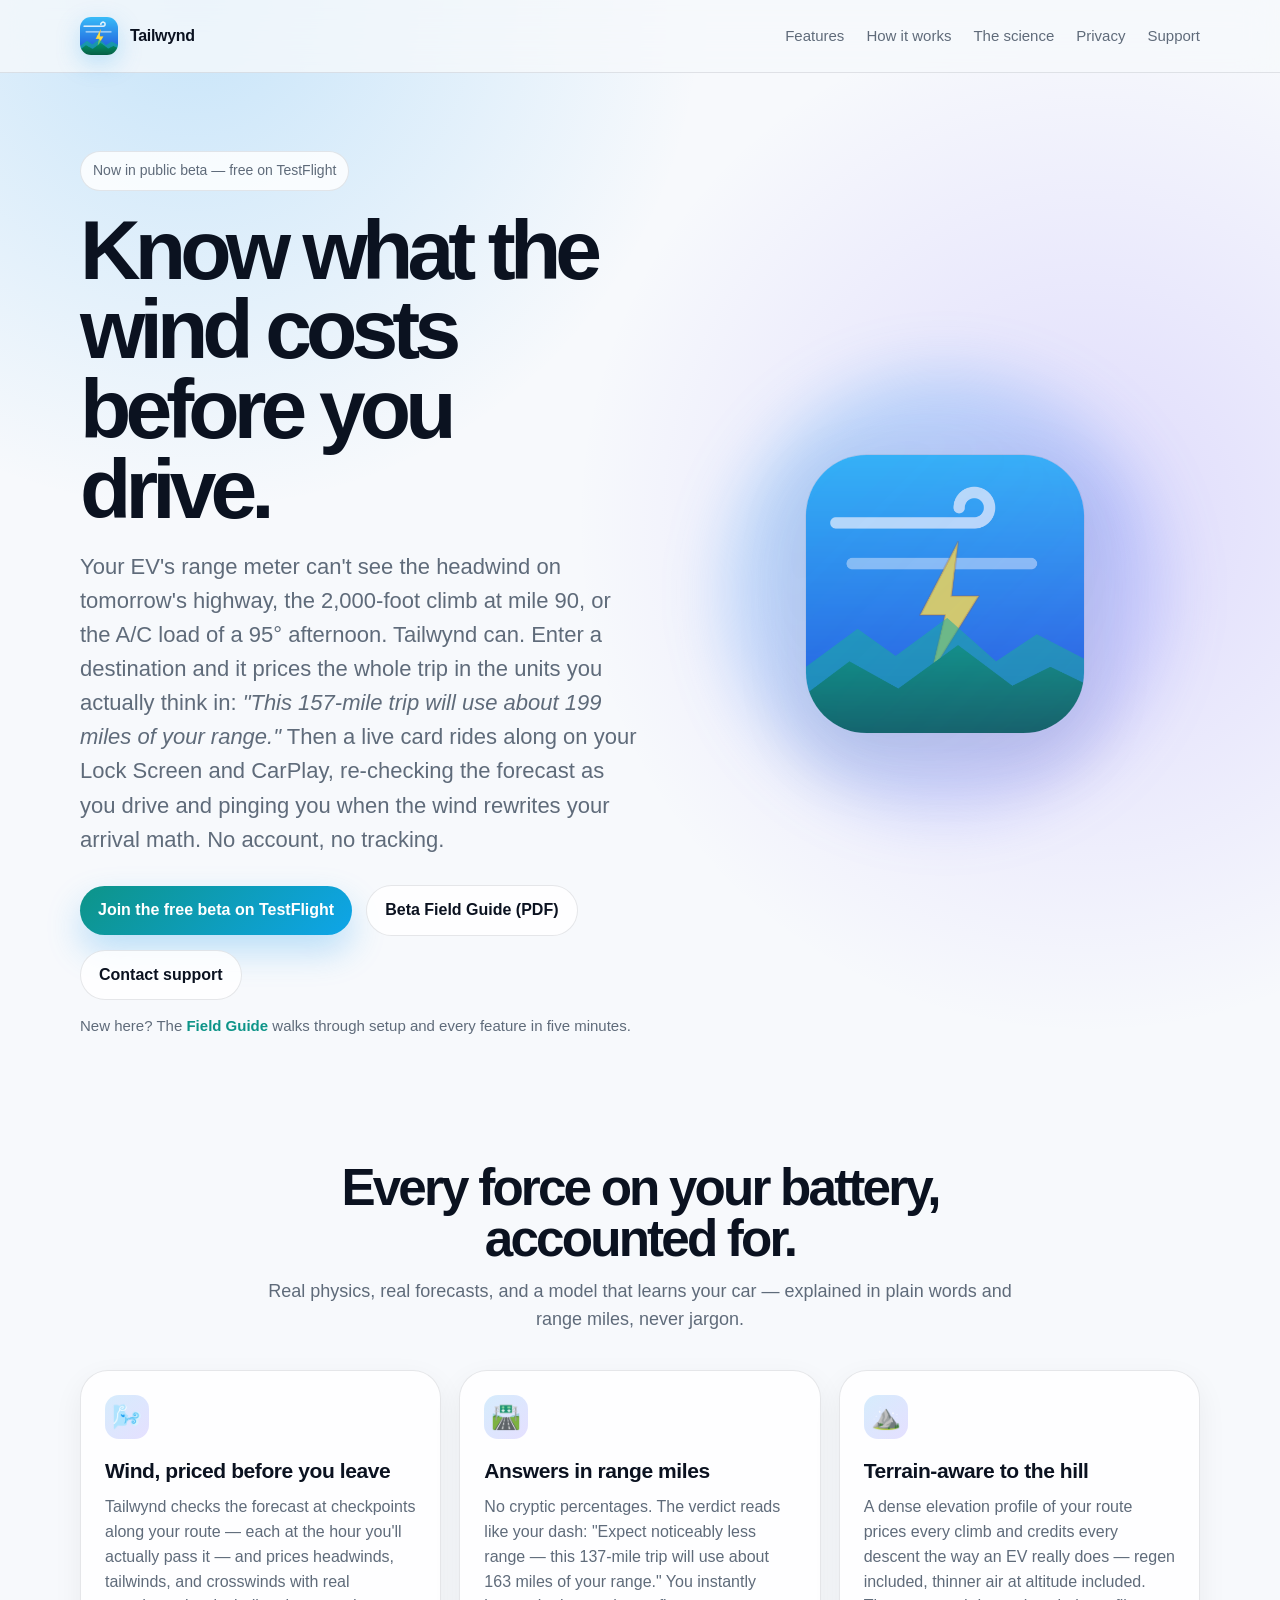
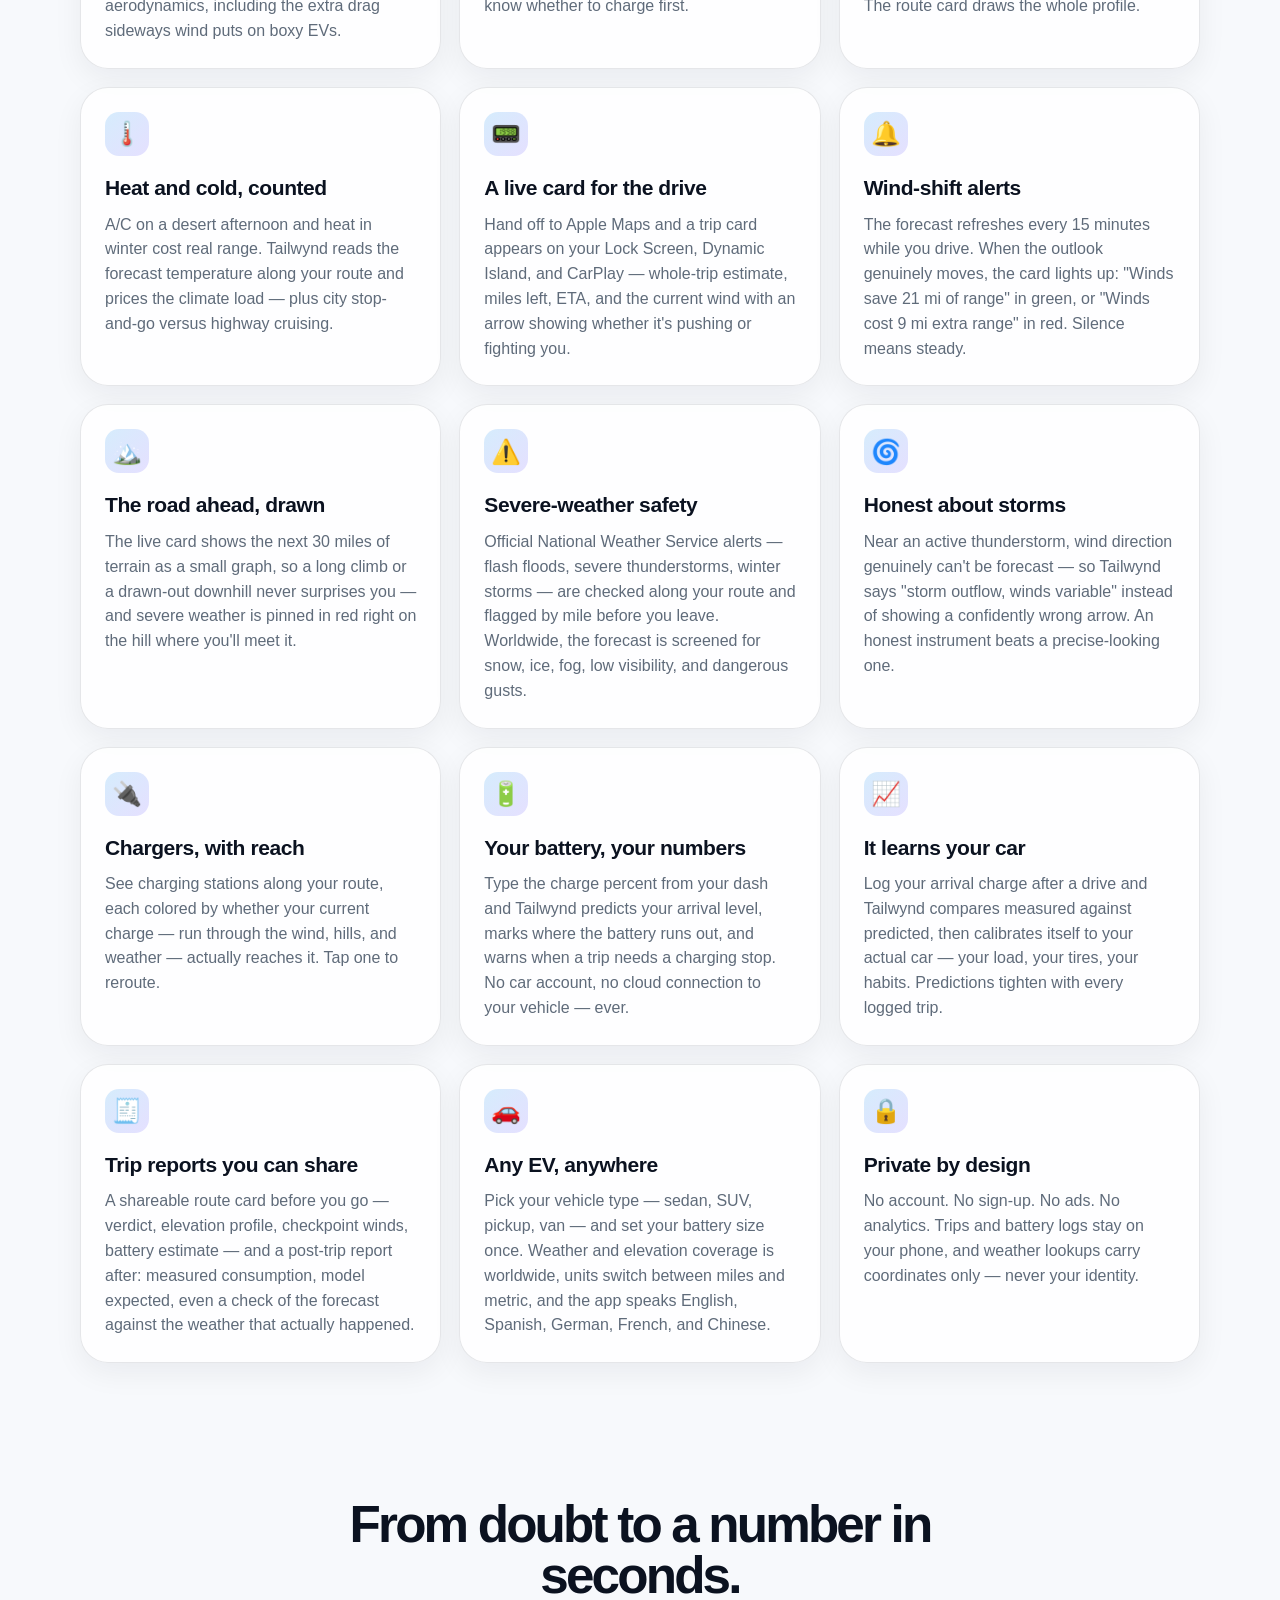
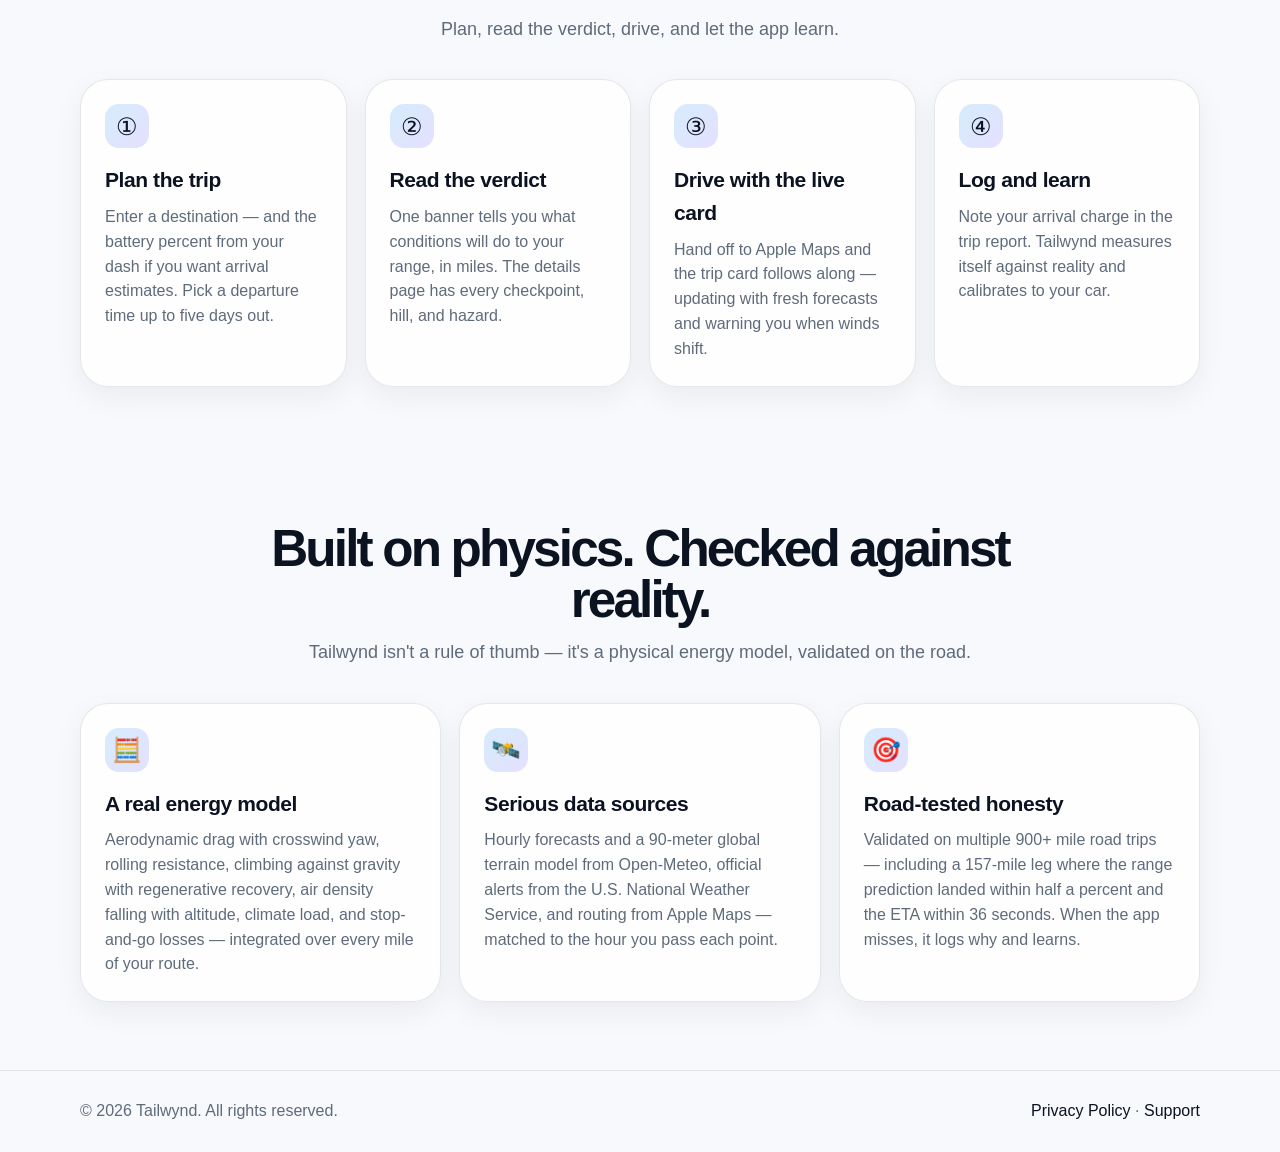
<file: index.html>
<!doctype html>
<html lang="en">
<head>
  <meta charset="utf-8">
  <meta name="viewport" content="width=device-width, initial-scale=1">
  <title>Tailwynd | Know what the wind costs before you drive</title>
  <meta name="description" content="Tailwynd tells EV drivers what wind, hills, and weather will do to their range — in plain miles, before they leave. A live trip card tracks the drive, warns when winds shift, and the app learns your car with every trip. No account, no tracking.">
  <link rel="icon" href="images/AppIcon.png" type="image/png">
  <link rel="stylesheet" href="css/style.css">
</head>
<body>
  <nav class="nav"><div class="container nav-inner"><a class="logo" href="index.html"><img src="images/AppIcon.png" alt="Tailwynd icon"><span>Tailwynd</span></a><div class="nav-links"><a class="hide-sm" href="#features">Features</a><a class="hide-sm" href="#how">How it works</a><a class="hide-sm" href="#science">The science</a><a href="privacy.html">Privacy</a><a href="support.html">Support</a></div></div></nav>
  <main>
    <section class="hero"><div class="container hero-grid"><div><span class="badge">Now in public beta — free on TestFlight</span><h1>Know what the wind costs before you drive.</h1><p class="lead">Your EV's range meter can't see the headwind on tomorrow's highway, the 2,000-foot climb at mile 90, or the A/C load of a 95° afternoon. Tailwynd can. Enter a destination and it prices the whole trip in the units you actually think in: <em>"This 157-mile trip will use about 199 miles of your range."</em> Then a live card rides along on your Lock Screen and CarPlay, re-checking the forecast as you drive and pinging you when the wind rewrites your arrival math. No account, no tracking.</p><div class="actions"><a class="button" href="https://testflight.apple.com/join/KXeU5cnZ">Join the free beta on TestFlight</a><a class="button secondary" href="Tailwynd-Beta-Field-Guide.pdf">Beta Field Guide (PDF)</a><a class="button secondary" href="support.html">Contact support</a></div><p class="hero-note">New here? The <a href="Tailwynd-Beta-Field-Guide.pdf">Field Guide</a> walks through setup and every feature in five minutes.</p></div><div class="phone-stage"><div class="glow"></div><div class="hero-shot"><img src="images/AppIcon.png" alt="Tailwynd app icon" style="border-radius:22%;max-width:280px;margin:40px auto;display:block"></div></div></div></section>
    <section id="features" class="section"><div class="container"><div class="section-head"><h2>Every force on your battery, accounted for.</h2><p>Real physics, real forecasts, and a model that learns your car — explained in plain words and range miles, never jargon.</p></div><div class="grid">
      <div class="card"><div class="icon">🌬️</div><h3>Wind, priced before you leave</h3><p>Tailwynd checks the forecast at checkpoints along your route — each at the hour you'll actually pass it — and prices headwinds, tailwinds, and crosswinds with real aerodynamics, including the extra drag sideways wind puts on boxy EVs.</p></div>
      <div class="card"><div class="icon">🛣️</div><h3>Answers in range miles</h3><p>No cryptic percentages. The verdict reads like your dash: "Expect noticeably less range — this 137-mile trip will use about 163 miles of your range." You instantly know whether to charge first.</p></div>
      <div class="card"><div class="icon">⛰️</div><h3>Terrain-aware to the hill</h3><p>A dense elevation profile of your route prices every climb and credits every descent the way an EV really does — regen included, thinner air at altitude included. The route card draws the whole profile.</p></div>
      <div class="card"><div class="icon">🌡️</div><h3>Heat and cold, counted</h3><p>A/C on a desert afternoon and heat in winter cost real range. Tailwynd reads the forecast temperature along your route and prices the climate load — plus city stop-and-go versus highway cruising.</p></div>
      <div class="card"><div class="icon">📟</div><h3>A live card for the drive</h3><p>Hand off to Apple Maps and a trip card appears on your Lock Screen, Dynamic Island, and CarPlay — whole-trip estimate, miles left, ETA, and the current wind with an arrow showing whether it's pushing or fighting you.</p></div>
      <div class="card"><div class="icon">🔔</div><h3>Wind-shift alerts</h3><p>The forecast refreshes every 15 minutes while you drive. When the outlook genuinely moves, the card lights up: "Winds save 21 mi of range" in green, or "Winds cost 9 mi extra range" in red. Silence means steady.</p></div>
      <div class="card"><div class="icon">🏔️</div><h3>The road ahead, drawn</h3><p>The live card shows the next 30 miles of terrain as a small graph, so a long climb or a drawn-out downhill never surprises you — and severe weather is pinned in red right on the hill where you'll meet it.</p></div>
      <div class="card"><div class="icon">⚠️</div><h3>Severe-weather safety</h3><p>Official National Weather Service alerts — flash floods, severe thunderstorms, winter storms — are checked along your route and flagged by mile before you leave. Worldwide, the forecast is screened for snow, ice, fog, low visibility, and dangerous gusts.</p></div>
      <div class="card"><div class="icon">🌀</div><h3>Honest about storms</h3><p>Near an active thunderstorm, wind direction genuinely can't be forecast — so Tailwynd says "storm outflow, winds variable" instead of showing a confidently wrong arrow. An honest instrument beats a precise-looking one.</p></div>
      <div class="card"><div class="icon">🔌</div><h3>Chargers, with reach</h3><p>See charging stations along your route, each colored by whether your current charge — run through the wind, hills, and weather — actually reaches it. Tap one to reroute.</p></div>
      <div class="card"><div class="icon">🔋</div><h3>Your battery, your numbers</h3><p>Type the charge percent from your dash and Tailwynd predicts your arrival level, marks where the battery runs out, and warns when a trip needs a charging stop. No car account, no cloud connection to your vehicle — ever.</p></div>
      <div class="card"><div class="icon">📈</div><h3>It learns your car</h3><p>Log your arrival charge after a drive and Tailwynd compares measured against predicted, then calibrates itself to your actual car — your load, your tires, your habits. Predictions tighten with every logged trip.</p></div>
      <div class="card"><div class="icon">🧾</div><h3>Trip reports you can share</h3><p>A shareable route card before you go — verdict, elevation profile, checkpoint winds, battery estimate — and a post-trip report after: measured consumption, model expected, even a check of the forecast against the weather that actually happened.</p></div>
      <div class="card"><div class="icon">🚗</div><h3>Any EV, anywhere</h3><p>Pick your vehicle type — sedan, SUV, pickup, van — and set your battery size once. Weather and elevation coverage is worldwide, units switch between miles and metric, and the app speaks English, Spanish, German, French, and Chinese.</p></div>
      <div class="card"><div class="icon">🔒</div><h3>Private by design</h3><p>No account. No sign-up. No ads. No analytics. Trips and battery logs stay on your phone, and weather lookups carry coordinates only — never your identity.</p></div>
    </div></div></section>
    <section id="how" class="section"><div class="container"><div class="section-head"><h2>From doubt to a number in seconds.</h2><p>Plan, read the verdict, drive, and let the app learn.</p></div><div class="grid grid-4"><div class="card"><div class="icon">①</div><h3>Plan the trip</h3><p>Enter a destination — and the battery percent from your dash if you want arrival estimates. Pick a departure time up to five days out.</p></div><div class="card"><div class="icon">②</div><h3>Read the verdict</h3><p>One banner tells you what conditions will do to your range, in miles. The details page has every checkpoint, hill, and hazard.</p></div><div class="card"><div class="icon">③</div><h3>Drive with the live card</h3><p>Hand off to Apple Maps and the trip card follows along — updating with fresh forecasts and warning you when winds shift.</p></div><div class="card"><div class="icon">④</div><h3>Log and learn</h3><p>Note your arrival charge in the trip report. Tailwynd measures itself against reality and calibrates to your car.</p></div></div></div></section>
    <section id="science" class="section"><div class="container"><div class="section-head"><h2>Built on physics. Checked against reality.</h2><p>Tailwynd isn't a rule of thumb — it's a physical energy model, validated on the road.</p></div><div class="grid grid-3">
      <div class="card"><div class="icon">🧮</div><h3>A real energy model</h3><p>Aerodynamic drag with crosswind yaw, rolling resistance, climbing against gravity with regenerative recovery, air density falling with altitude, climate load, and stop-and-go losses — integrated over every mile of your route.</p></div>
      <div class="card"><div class="icon">🛰️</div><h3>Serious data sources</h3><p>Hourly forecasts and a 90-meter global terrain model from Open-Meteo, official alerts from the U.S. National Weather Service, and routing from Apple Maps — matched to the hour you pass each point.</p></div>
      <div class="card"><div class="icon">🎯</div><h3>Road-tested honesty</h3><p>Validated on multiple 900+ mile road trips — including a 157-mile leg where the range prediction landed within half a percent and the ETA within 36 seconds. When the app misses, it logs why and learns.</p></div>
    </div></div></section>
    <!-- SCREENSHOTS: re-enable when App Store screenshots exist in /images.
    <section id="screenshots" class="section"><div class="container"><div class="section-head"><h2>Screenshots</h2><p>A quick tour of Tailwynd.</p></div><div class="gallery">
      <img src="images/tailwynd_01_plan.png" alt="Trip verdict with range-miles banner and elevation profile">
      <img src="images/tailwynd_02_map.png" alt="Route map with wind arrows at every checkpoint">
      <img src="images/tailwynd_03_live.png" alt="Live trip card with terrain ahead and wind-shift alert">
      <img src="images/tailwynd_04_report.png" alt="Post-trip report with measured vs expected consumption">
    </div></div></section>
    -->
  </main>
  <footer class="footer"><div class="container footer-inner"><span>© <span data-year></span> Tailwynd. All rights reserved.</span><span><a href="privacy.html">Privacy Policy</a> · <a href="support.html">Support</a></span></div></footer>
  <script src="js/app.js"></script>
</body>
</html>
</file>
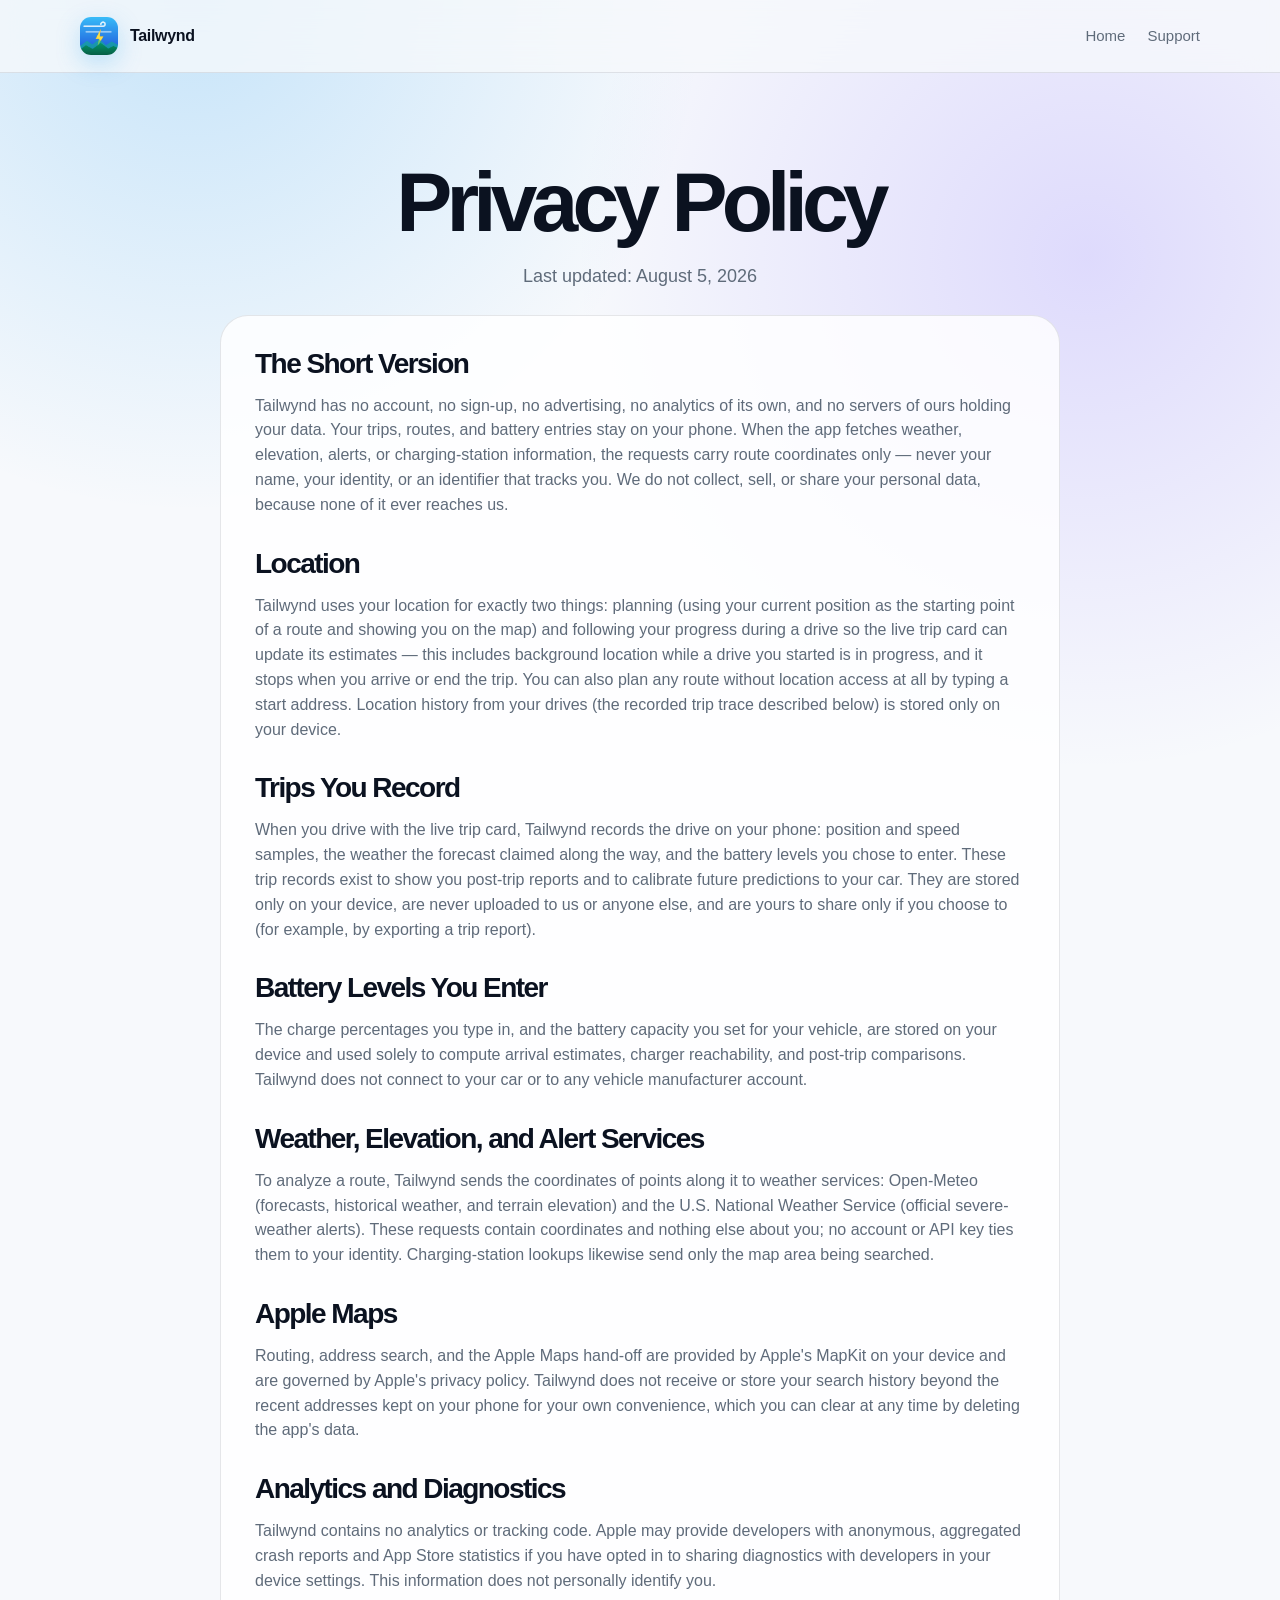
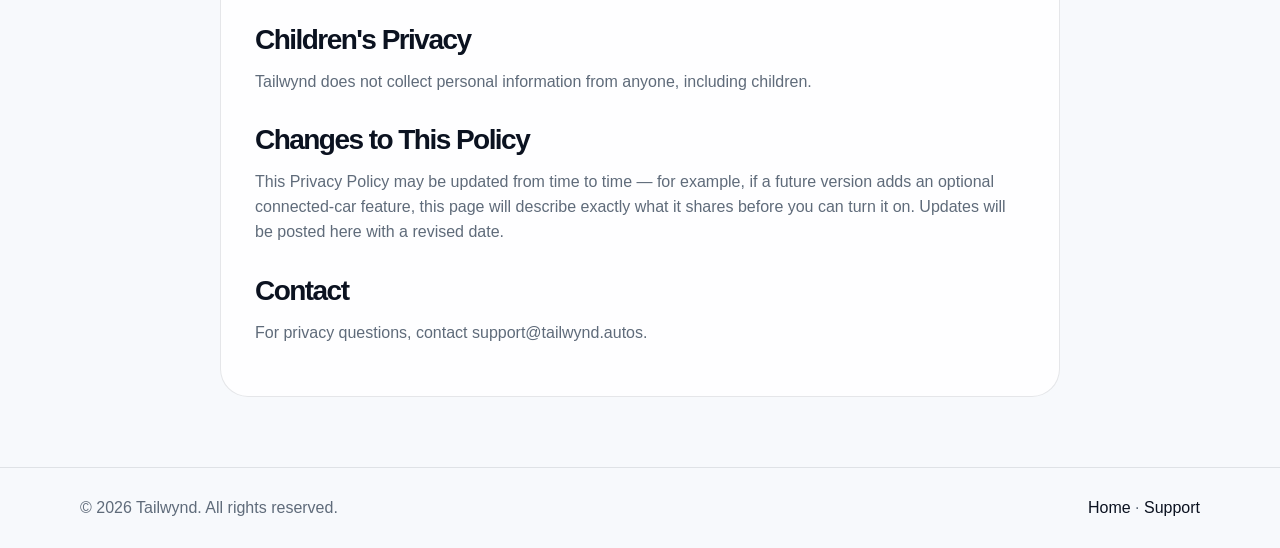
<file: privacy.html>
<!doctype html>
<html lang="en">
<head><meta charset="utf-8"><meta name="viewport" content="width=device-width, initial-scale=1"><title>Privacy Policy | Tailwynd</title><meta name="description" content="Privacy Policy for Tailwynd. No account, no tracking, no ads: your trips and battery data stay on your device, and weather lookups carry coordinates only."><link rel="icon" href="images/AppIcon.png" type="image/png"><link rel="stylesheet" href="css/style.css"></head>
<body><nav class="nav"><div class="container nav-inner"><a class="logo" href="index.html"><img src="images/AppIcon.png" alt="Tailwynd icon"><span>Tailwynd</span></a><div class="nav-links"><a href="index.html">Home</a><a href="support.html">Support</a></div></div></nav><main><section class="page-hero"><div class="container"><h1>Privacy Policy</h1><p>Last updated: August 5, 2026</p></div></section><article class="content">
<h2>The Short Version</h2><p>Tailwynd has no account, no sign-up, no advertising, no analytics of its own, and no servers of ours holding your data. Your trips, routes, and battery entries stay on your phone. When the app fetches weather, elevation, alerts, or charging-station information, the requests carry route coordinates only — never your name, your identity, or an identifier that tracks you. We do not collect, sell, or share your personal data, because none of it ever reaches us.</p>
<h2>Location</h2><p>Tailwynd uses your location for exactly two things: planning (using your current position as the starting point of a route and showing you on the map) and following your progress during a drive so the live trip card can update its estimates — this includes background location while a drive you started is in progress, and it stops when you arrive or end the trip. You can also plan any route without location access at all by typing a start address. Location history from your drives (the recorded trip trace described below) is stored only on your device.</p>
<h2>Trips You Record</h2><p>When you drive with the live trip card, Tailwynd records the drive on your phone: position and speed samples, the weather the forecast claimed along the way, and the battery levels you chose to enter. These trip records exist to show you post-trip reports and to calibrate future predictions to your car. They are stored only on your device, are never uploaded to us or anyone else, and are yours to share only if you choose to (for example, by exporting a trip report).</p>
<h2>Battery Levels You Enter</h2><p>The charge percentages you type in, and the battery capacity you set for your vehicle, are stored on your device and used solely to compute arrival estimates, charger reachability, and post-trip comparisons. Tailwynd does not connect to your car or to any vehicle manufacturer account.</p>
<h2>Weather, Elevation, and Alert Services</h2><p>To analyze a route, Tailwynd sends the coordinates of points along it to weather services: Open-Meteo (forecasts, historical weather, and terrain elevation) and the U.S. National Weather Service (official severe-weather alerts). These requests contain coordinates and nothing else about you; no account or API key ties them to your identity. Charging-station lookups likewise send only the map area being searched.</p>
<h2>Apple Maps</h2><p>Routing, address search, and the Apple Maps hand-off are provided by Apple's MapKit on your device and are governed by Apple's privacy policy. Tailwynd does not receive or store your search history beyond the recent addresses kept on your phone for your own convenience, which you can clear at any time by deleting the app's data.</p>
<h2>Analytics and Diagnostics</h2><p>Tailwynd contains no analytics or tracking code. Apple may provide developers with anonymous, aggregated crash reports and App Store statistics if you have opted in to sharing diagnostics with developers in your device settings. This information does not personally identify you.</p>
<h2>Children's Privacy</h2><p>Tailwynd does not collect personal information from anyone, including children.</p>
<h2>Changes to This Policy</h2><p>This Privacy Policy may be updated from time to time — for example, if a future version adds an optional connected-car feature, this page will describe exactly what it shares before you can turn it on. Updates will be posted here with a revised date.</p>
<h2>Contact</h2><p>For privacy questions, contact <a href="mailto:support@tailwynd.autos">support@tailwynd.autos</a>.</p>
</article></main><footer class="footer"><div class="container footer-inner"><span>© <span data-year></span> Tailwynd. All rights reserved.</span><span><a href="index.html">Home</a> · <a href="support.html">Support</a></span></div></footer><script src="js/app.js"></script></body></html>
</file>
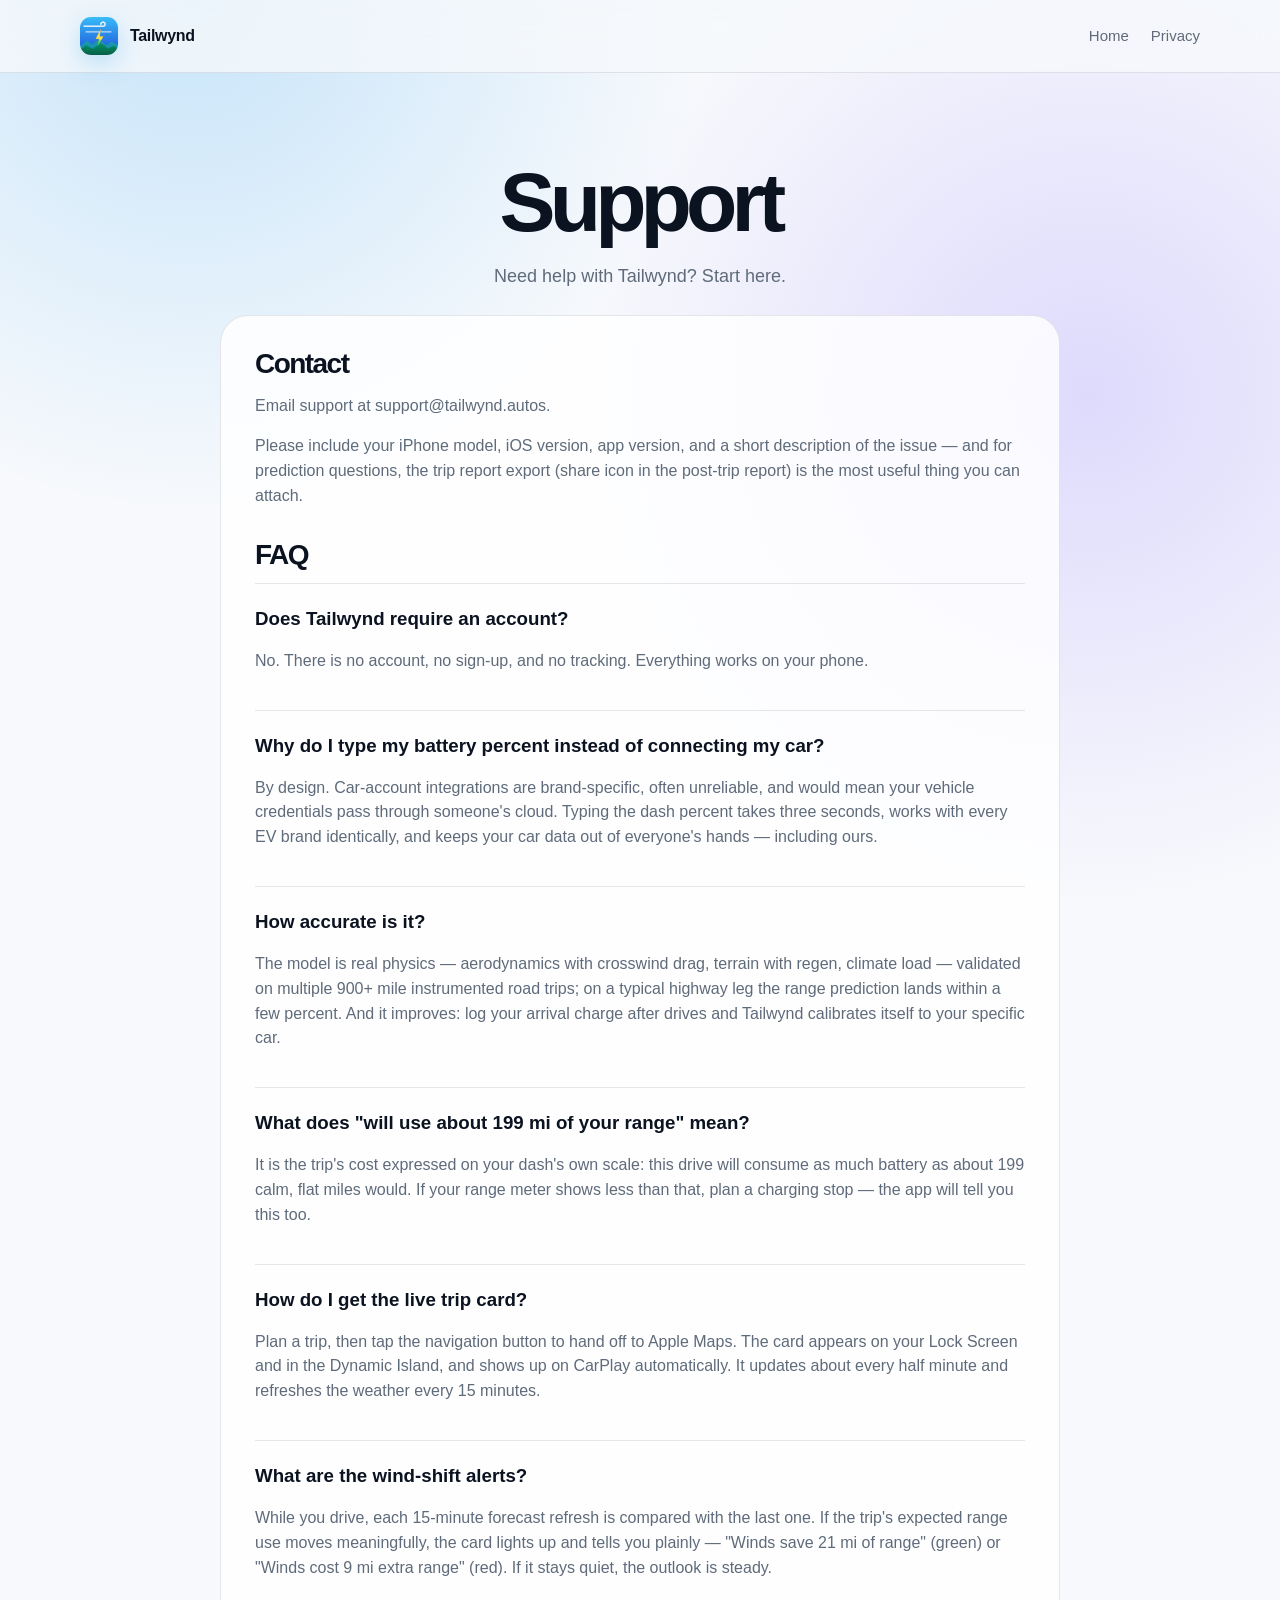
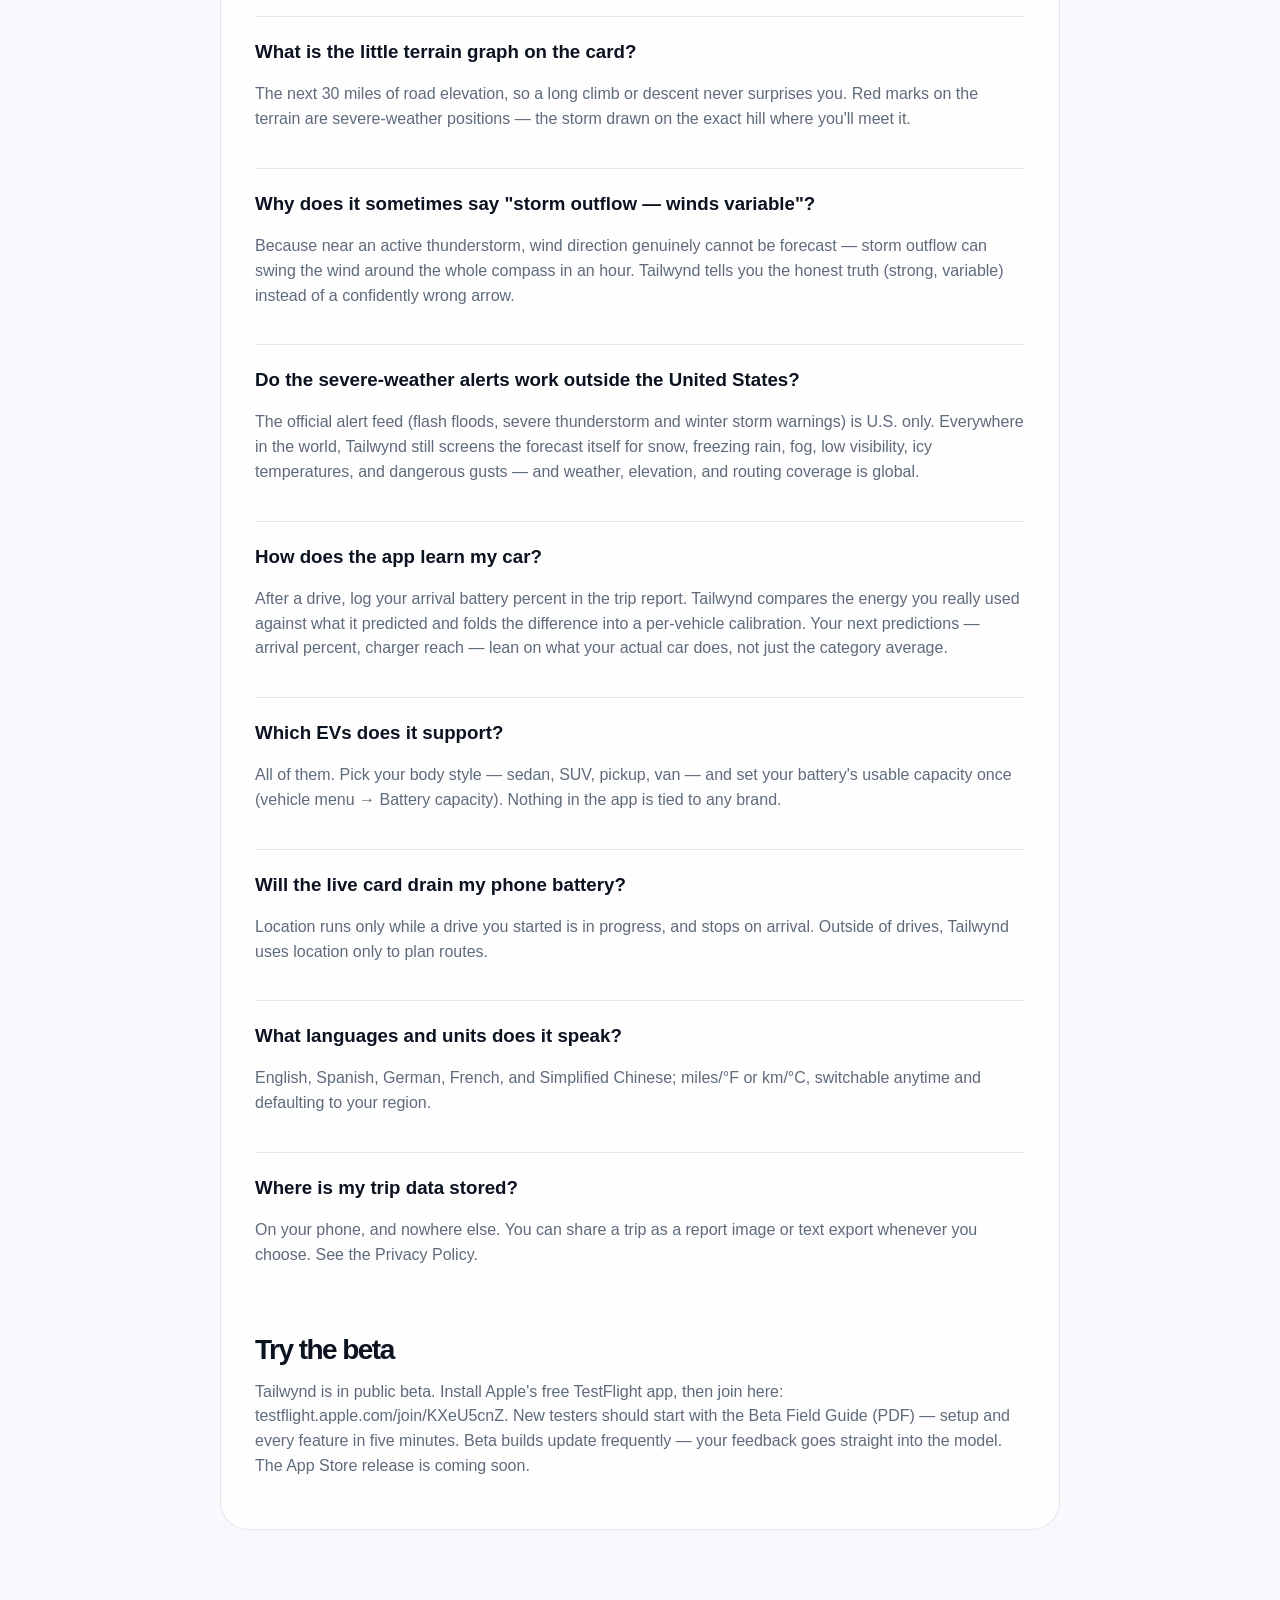
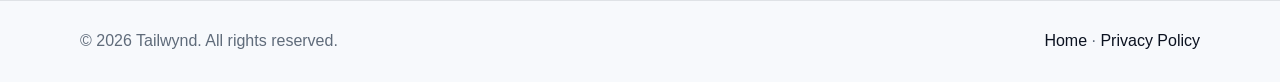
<file: support.html>
<!doctype html>
<html lang="en">
<head><meta charset="utf-8"><meta name="viewport" content="width=device-width, initial-scale=1"><title>Support | Tailwynd</title><meta name="description" content="Tailwynd support and frequently asked questions."><link rel="icon" href="images/AppIcon.png" type="image/png"><link rel="stylesheet" href="css/style.css"></head>
<body><nav class="nav"><div class="container nav-inner"><a class="logo" href="index.html"><img src="images/AppIcon.png" alt="Tailwynd icon"><span>Tailwynd</span></a><div class="nav-links"><a href="index.html">Home</a><a href="privacy.html">Privacy</a></div></div></nav><main><section class="page-hero"><div class="container"><h1>Support</h1><p>Need help with Tailwynd? Start here.</p></div></section><article class="content">
<h2>Contact</h2><p>Email support at <a href="mailto:support@tailwynd.autos">support@tailwynd.autos</a>.</p><p>Please include your iPhone model, iOS version, app version, and a short description of the issue — and for prediction questions, the trip report export (share icon in the post-trip report) is the most useful thing you can attach.</p>
<h2>FAQ</h2>
<div class="faq-item"><h3>Does Tailwynd require an account?</h3><p>No. There is no account, no sign-up, and no tracking. Everything works on your phone.</p></div>
<div class="faq-item"><h3>Why do I type my battery percent instead of connecting my car?</h3><p>By design. Car-account integrations are brand-specific, often unreliable, and would mean your vehicle credentials pass through someone's cloud. Typing the dash percent takes three seconds, works with every EV brand identically, and keeps your car data out of everyone's hands — including ours.</p></div>
<div class="faq-item"><h3>How accurate is it?</h3><p>The model is real physics — aerodynamics with crosswind drag, terrain with regen, climate load — validated on multiple 900+ mile instrumented road trips; on a typical highway leg the range prediction lands within a few percent. And it improves: log your arrival charge after drives and Tailwynd calibrates itself to your specific car.</p></div>
<div class="faq-item"><h3>What does "will use about 199 mi of your range" mean?</h3><p>It is the trip's cost expressed on your dash's own scale: this drive will consume as much battery as about 199 calm, flat miles would. If your range meter shows less than that, plan a charging stop — the app will tell you this too.</p></div>
<div class="faq-item"><h3>How do I get the live trip card?</h3><p>Plan a trip, then tap the navigation button to hand off to Apple Maps. The card appears on your Lock Screen and in the Dynamic Island, and shows up on CarPlay automatically. It updates about every half minute and refreshes the weather every 15 minutes.</p></div>
<div class="faq-item"><h3>What are the wind-shift alerts?</h3><p>While you drive, each 15-minute forecast refresh is compared with the last one. If the trip's expected range use moves meaningfully, the card lights up and tells you plainly — "Winds save 21 mi of range" (green) or "Winds cost 9 mi extra range" (red). If it stays quiet, the outlook is steady.</p></div>
<div class="faq-item"><h3>What is the little terrain graph on the card?</h3><p>The next 30 miles of road elevation, so a long climb or descent never surprises you. Red marks on the terrain are severe-weather positions — the storm drawn on the exact hill where you'll meet it.</p></div>
<div class="faq-item"><h3>Why does it sometimes say "storm outflow — winds variable"?</h3><p>Because near an active thunderstorm, wind direction genuinely cannot be forecast — storm outflow can swing the wind around the whole compass in an hour. Tailwynd tells you the honest truth (strong, variable) instead of a confidently wrong arrow.</p></div>
<div class="faq-item"><h3>Do the severe-weather alerts work outside the United States?</h3><p>The official alert feed (flash floods, severe thunderstorm and winter storm warnings) is U.S. only. Everywhere in the world, Tailwynd still screens the forecast itself for snow, freezing rain, fog, low visibility, icy temperatures, and dangerous gusts — and weather, elevation, and routing coverage is global.</p></div>
<div class="faq-item"><h3>How does the app learn my car?</h3><p>After a drive, log your arrival battery percent in the trip report. Tailwynd compares the energy you really used against what it predicted and folds the difference into a per-vehicle calibration. Your next predictions — arrival percent, charger reach — lean on what your actual car does, not just the category average.</p></div>
<div class="faq-item"><h3>Which EVs does it support?</h3><p>All of them. Pick your body style — sedan, SUV, pickup, van — and set your battery's usable capacity once (vehicle menu → Battery capacity). Nothing in the app is tied to any brand.</p></div>
<div class="faq-item"><h3>Will the live card drain my phone battery?</h3><p>Location runs only while a drive you started is in progress, and stops on arrival. Outside of drives, Tailwynd uses location only to plan routes.</p></div>
<div class="faq-item"><h3>What languages and units does it speak?</h3><p>English, Spanish, German, French, and Simplified Chinese; miles/°F or km/°C, switchable anytime and defaulting to your region.</p></div>
<div class="faq-item"><h3>Where is my trip data stored?</h3><p>On your phone, and nowhere else. You can share a trip as a report image or text export whenever you choose. See the <a href="privacy.html">Privacy Policy</a>.</p></div>
<h2>Try the beta</h2><p>Tailwynd is in public beta. Install Apple's free <a href="https://apps.apple.com/app/testflight/id899247664">TestFlight</a> app, then join here: <a href="https://testflight.apple.com/join/KXeU5cnZ">testflight.apple.com/join/KXeU5cnZ</a>. New testers should start with the <a href="Tailwynd-Beta-Field-Guide.pdf">Beta Field Guide (PDF)</a> — setup and every feature in five minutes. Beta builds update frequently — your feedback goes straight into the model. The App Store release is coming soon.</p>
</article></main><footer class="footer"><div class="container footer-inner"><span>© <span data-year></span> Tailwynd. All rights reserved.</span><span><a href="index.html">Home</a> · <a href="privacy.html">Privacy Policy</a></span></div></footer><script src="js/app.js"></script></body></html>
</file>
<file: css/style.css>
:root {
  --bg: #f7f9fc;
  --card: rgba(255,255,255,.82);
  --card-solid: #fff;
  --text: #0b1220;
  --muted: #5f6b7a;
  --line: rgba(15,23,42,.1);
  --brand: #0d9488;
  --brand-2: #0ea5e9;
  --shadow: 0 24px 70px rgba(18, 38, 63, .14);
  --radius: 28px;
}
@media (prefers-color-scheme: dark) {
  :root {
    --bg: #07111f;
    --card: rgba(13,23,38,.78);
    --card-solid: #0d1726;
    --text: #f4f7fb;
    --muted: #a8b3c2;
    --line: rgba(255,255,255,.1);
    --shadow: 0 24px 70px rgba(0,0,0,.35);
  }
}
* { box-sizing: border-box; }
html { scroll-behavior: smooth; }
body {
  margin: 0;
  font-family: -apple-system, BlinkMacSystemFont, "SF Pro Display", "Segoe UI", sans-serif;
  color: var(--text);
  background:
    radial-gradient(circle at 15% 0%, rgba(29,155,240,.22), transparent 32rem),
    radial-gradient(circle at 85% 12%, rgba(115,87,255,.19), transparent 32rem),
    var(--bg);
  line-height: 1.55;
}
a { color: inherit; text-decoration: none; }
img { max-width: 100%; display: block; }
.container { width: min(1120px, calc(100% - 36px)); margin: 0 auto; }
.nav {
  position: sticky; top: 0; z-index: 20;
  background: color-mix(in srgb, var(--bg) 78%, transparent);
  backdrop-filter: blur(18px);
  border-bottom: 1px solid var(--line);
}
.nav-inner { height: 72px; display:flex; align-items:center; justify-content:space-between; gap:18px; }
.logo { display:flex; align-items:center; gap:12px; font-weight: 750; letter-spacing: -.02em; }
.logo img { width:38px; height:38px; border-radius:11px; box-shadow: 0 8px 24px rgba(29,155,240,.25); }
.nav-links { display:flex; align-items:center; gap:22px; color:var(--muted); font-size:15px; }
.nav-links a:hover { color: var(--text); }
.button {
  display:inline-flex; align-items:center; justify-content:center; gap:10px;
  padding: 12px 18px; border-radius:999px; font-weight:700;
  background: linear-gradient(135deg, var(--brand), var(--brand-2)); color:#fff;
  box-shadow: 0 16px 34px rgba(29,155,240,.28);
}
.button.secondary { color: var(--text); background: var(--card); border:1px solid var(--line); box-shadow:none; }
.hero { padding: 78px 0 56px; }
.hero-grid { display:grid; grid-template-columns: 1.05fr .95fr; align-items:center; gap:48px; }
.badge { display:inline-flex; align-items:center; gap:8px; padding:8px 12px; border:1px solid var(--line); background:var(--card); border-radius:999px; color:var(--muted); font-size:14px; }
h1 { font-size: clamp(46px, 7vw, 84px); line-height:.95; margin: 20px 0; letter-spacing:-.07em; }
.lead { font-size: clamp(18px, 2vw, 22px); color:var(--muted); max-width: 650px; margin: 0 0 28px; }
.actions { display:flex; gap:14px; flex-wrap:wrap; align-items:center; }
.hero-note { margin: 14px 0 0; font-size: 15px; color: var(--muted); }
.hero-note a { color: var(--brand); font-weight: 600; }
.note { color:var(--muted); font-size:14px; margin-top:16px; }
.phone-stage { position:relative; min-height:580px; display:grid; place-items:center; }
.glow { position:absolute; width:440px; height:440px; border-radius:50%; background:linear-gradient(135deg, rgba(29,155,240,.28), rgba(115,87,255,.2)); filter:blur(30px); }
.phone {
  position:relative; width:min(330px, 82vw); aspect-ratio: 9/19.5; border-radius:46px;
  background:#0b1220; padding:12px; box-shadow: var(--shadow); border:1px solid rgba(255,255,255,.22);
  transform: rotate(2deg);
}
.phone::before { content:""; position:absolute; top:18px; left:50%; transform:translateX(-50%); width:96px; height:28px; border-radius:999px; background:#07111f; z-index:2; }
.screen { height:100%; border-radius:36px; overflow:hidden; background:#fff; }
.section { padding: 68px 0; }
.section-head { text-align:center; max-width:760px; margin:0 auto 36px; }
h2 { font-size: clamp(34px, 4vw, 56px); line-height:1; margin:0 0 14px; letter-spacing:-.055em; }
.section-head p, .page-hero p { color:var(--muted); font-size:18px; margin:0; }
.grid { display:grid; grid-template-columns: repeat(3, 1fr); gap:18px; }
.card { background:var(--card); border:1px solid var(--line); border-radius:var(--radius); padding:24px; box-shadow: 0 10px 30px rgba(15,23,42,.06); }
.icon { width:44px; height:44px; border-radius:14px; display:grid; place-items:center; background:linear-gradient(135deg, rgba(29,155,240,.18), rgba(115,87,255,.18)); font-size:24px; margin-bottom:16px; }
.card h3 { margin:0 0 8px; font-size:21px; letter-spacing:-.02em; }
.card p { color:var(--muted); margin:0; }
.hero-shot { width:min(360px, 88vw); }
.hero-shot img { border-radius:32px; box-shadow: var(--shadow); border:1px solid var(--line); }
.grid-4 { grid-template-columns: repeat(4, 1fr); }
.gallery { display:grid; grid-template-columns: repeat(5, 1fr); gap:18px; }
.gallery img { border-radius:24px; box-shadow: var(--shadow); border:1px solid var(--line); background:var(--card-solid); }
.split { display:grid; grid-template-columns: 1fr 1fr; gap:22px; align-items:start; }
.list { margin:0; padding-left:22px; color:var(--muted); }
.list li { margin:10px 0; }
.footer { border-top:1px solid var(--line); padding:28px 0; color:var(--muted); }
.footer-inner { display:flex; justify-content:space-between; gap:18px; flex-wrap:wrap; }
.footer a { color:var(--text); }
.page-hero { padding:70px 0 24px; text-align:center; }
.content { width:min(840px, calc(100% - 36px)); margin:0 auto 70px; background:var(--card); border:1px solid var(--line); border-radius:var(--radius); padding:34px; }
.content h2 { font-size:28px; margin-top:32px; }
.content h2:first-child { margin-top:0; }
.content p, .content li { color:var(--muted); }
.faq-item { border-top:1px solid var(--line); padding:20px 0; }
.faq-item:first-child { border-top:0; }
.faq-item h3 { margin:0 0 8px; }
@media (max-width: 860px) {
  .hero-grid, .split { grid-template-columns:1fr; }
  .phone-stage { min-height: 470px; }
  .grid, .grid-4 { grid-template-columns:1fr; }
  .gallery { grid-template-columns: repeat(3, 1fr); }
  .nav-links { gap:12px; font-size:14px; }
  .nav-links a.hide-sm { display:none; }
}
@media (max-width: 520px) {
  .gallery { grid-template-columns: repeat(2, 1fr); }
  .nav-inner { height:64px; }
  .button { width:100%; }
  .actions { align-items:stretch; }
}
</file>
